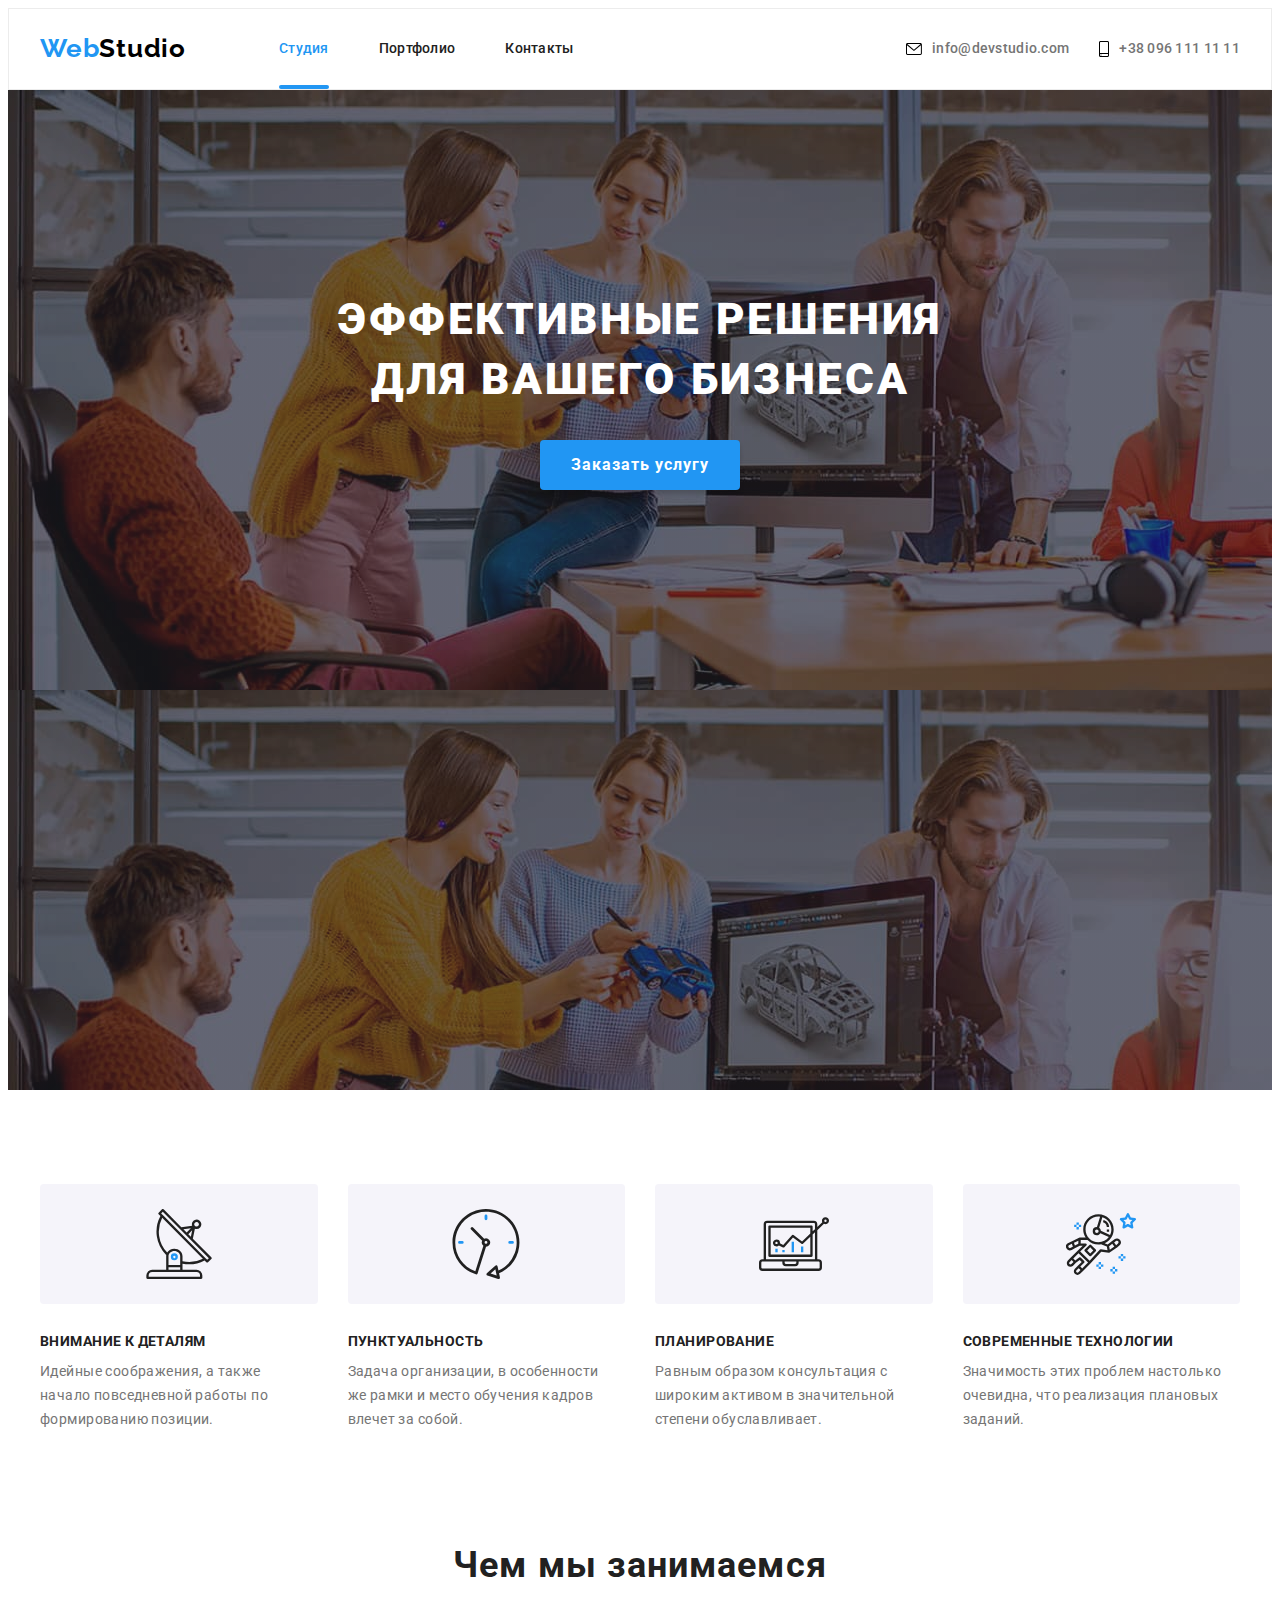
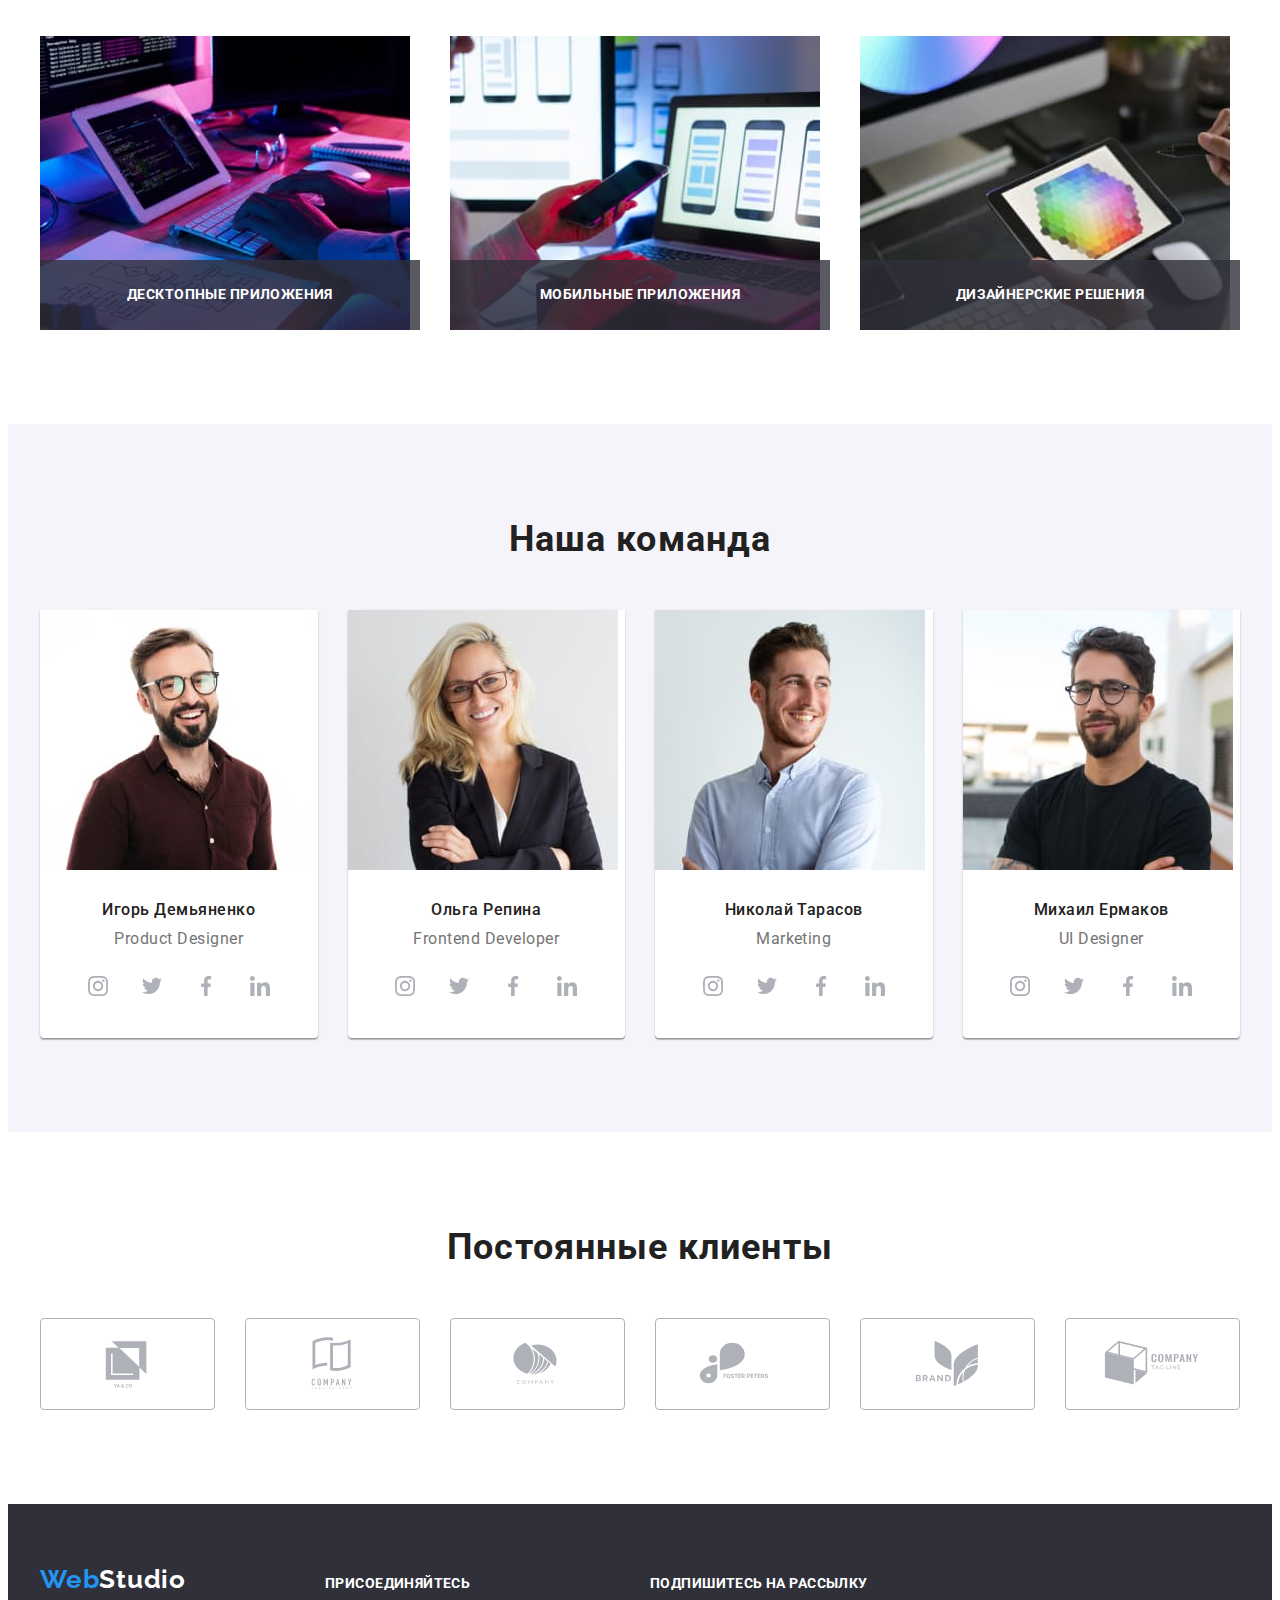
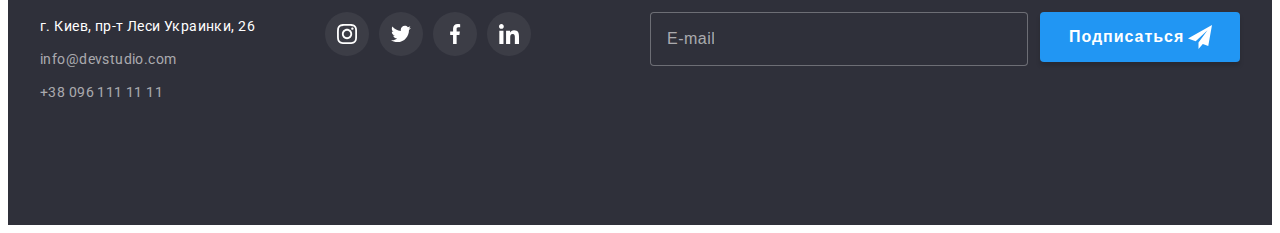
<file: index.html>
<!DOCTYPE html>
<html lang="ru">
  <head>
    <meta charset="UTF-8" />
    <meta http-equiv="X-UA-Compatible" content="IE=edge" />
    <meta name="viewport" content="width=device-width, initial-scale=1.0" />
    <title>Studio</title>
    <link
      rel="stylesheet"
      href="https://cdnjs.cloudflare.com/ajax/libs/modern-normalize/1.1.0/modern-normalize.min.css"
      integrity="sha512-wpPYUAdjBVSE4KJnH1VR1HeZfpl1ub8YT/NKx4PuQ5NmX2tKuGu6U/JRp5y+Y8XG2tV+wKQpNHVUX03MfMFn9Q=="
      crossorigin="anonymous"
      referrerpolicy="no-referrer"
    />
    <link
      href="https://fonts.googleapis.com/css2?family=Raleway:wght@700&family=Roboto:wght@400;500;700;900&display=swap"
      rel="stylesheet"
    />
    <link rel="stylesheet" href="./css/main.min.css" />
  </head>

  <body>
    <!-- Заполняем шапку сайта -->
    <header class="header">
      <div class="container container--header">
        <nav class="nav">
          <a lang="en" class="logo link header__logo" href=""
            ><span lang="en" class="logo__web">Web</span>Studio</a
          >

          <ul class="nav__list list">
            <li class="nav__studio-item">
              <a
                class="nav__studio-link link nav__studio-link--current"
                href="./index.html"
                >Студия</a
              >
            </li>
            <li class="nav__portfolio-item">
              <a class="nav__portfolio-link link" href="./portfolio.html"
                >Портфолио</a
              >
            </li>
            <li class="nav__contakt-item">
              <a class="nav__contakt-link link" href="">Контакты</a>
            </li>
          </ul>
        </nav>

        <ul class="contact list">
          <li class="contact__mail-item">
            <a
              lang="en"
              class="contact__mail-link link"
              href="mailto:info@devstudio.com"
            >
              <svg class="contact__icon-envelope" width="16" height="12">
                <use href="./images/symbol-defs.svg#icon-envelope"></use>
              </svg>
              <span class="contact__mail-text">info@devstudio.com </span>
            </a>
          </li>
          <li class="contact__tel-item">
            <a class="contact__tel-link link" href="tel:+380961111111">
              <svg class="contact__icon-smartphone" width="10" height="16">
                <use href="./images/symbol-defs.svg#icon-smartphone"></use>
              </svg>
              <span class="contact__tel-number">+38 096 111 11 11</span>
            </a>
          </li>
        </ul>
        <div class="menu-mob-all">
          <button
            type="button"
            class="btn-mob-menu"
            aria-expanded="false"
            aria-controls="menu-container"
            data-menu-button
          >
            <svg
              class="btn-mob-menu-icon"
              width="40"
              height="40"
              aria-label="Переключатель мобильного меню"
            >
              <use
                class="icon-mob-close"
                href="./images/symbol-defs-mob.svg#icon-icon-mob-close"
              ></use>
              <use
                class="icon-mob-menu"
                href="./images/symbol-defs-mob.svg#icon-icon-mob-menu"
              ></use>
            </svg>
          </button>
          <div class="menu-container" id="menu-container" data-menu>
            <div class="menu-all">
              <ul class="menu__list list">
                <li class="menu__studio-item">
                  <a
                    class="menu__studio-link link menu__studio-link--current"
                    href="./index.html"
                    >Студия</a
                  >
                </li>
                <li class="menu__portfolio-item">
                  <a class="menu__portfolio-link link" href="./portfolio.html"
                    >Портфолио</a
                  >
                </li>
                <li class="menu__contakt-item">
                  <a class="menu__contakt-link link" href="">Контакты</a>
                </li>
              </ul>
              <div class="menu-bottom">
                <ul class="menu-contact list">
                  <li class="menu-contact__tel-item">
                    <a
                      class="menu-contact__tel-link link"
                      href="tel:+380961111111"
                    >
                      +38 096 111 11 11
                    </a>
                  </li>
                  <li class="menu-contact__mail-item">
                    <a
                      lang="en"
                      class="menu-contact__mail-link link"
                      href="mailto:info@devstudio.com"
                    >
                      info@devstudio.com
                    </a>
                  </li>
                </ul>
                <div class="menu-social">
                  <ul class="menu-social-list list">
                    <li class="menu-social-item">
                      <a class="menu-social-link link" href="">Instagram</a>
                    </li>
                    <li class="menu-social-item">
                      <a class="menu-social-link link separator" href=""
                        >Twitter</a
                      >
                    </li>
                    <li class="menu-social-item">
                      <a class="menu-social-link link separator" href=""
                        >Facebook</a
                      >
                    </li>
                    <li class="menu-social-item">
                      <a class="menu-social-link link separator" href=""
                        >LinkedIn</a
                      >
                    </li>
                  </ul>
                </div>
              </div>
            </div>
          </div>
        </div>
      </div>
    </header>
    <!-- Основная часть -->
    <main>
      <section class="hero hero--overlay">
        <div class="container hero__container">
          <h1 class="hero__name">Эффективные решения для вашего бизнеса</h1>
          <button data-modal-open class="hero__btn" type="button">
            Заказать услугу
          </button>
        </div>
      </section>
      <!-- Секция Наши особенности -->
      <section class="peculiarities">
        <div class="container peculiarities__container">
          <h2 hidden>Нашы особенности</h2>
          <ul class="peculiarities__list list">
            <li class="peculiarities__item peculiarities__item--icon-antena">
              <h3 class="peculiarities__title">Внимание к деталям</h3>
              <p class="peculiarities__text">
                Идейные соображения, а также начало повседневной работы по
                формированию позиции.
              </p>
            </li>

            <li class="peculiarities__item peculiarities__item--icon-clock">
              <h3 class="peculiarities__title">Пунктуальность</h3>
              <p class="peculiarities__text">
                Задача организации, в особенности же рамки и место обучения
                кадров влечет за собой.
              </p>
            </li>

            <li class="peculiarities__item peculiarities__item--icon-diagram">
              <h3 class="peculiarities__title">Планирование</h3>
              <p class="peculiarities__text">
                Равным образом консультация с широким активом в значительной
                степени обуславливает.
              </p>
            </li>

            <li class="peculiarities__item peculiarities__item--icon-astronaut">
              <h3 class="peculiarities__title">Современные технологии</h3>
              <p class="peculiarities__text">
                Значимость этих проблем настолько очевидна, что реализация
                плановых заданий.
              </p>
            </li>
          </ul>
        </div>
      </section>
      <!-- Секция Чем мы занимаемся  -->
      <section class="work">
        <div class="container work__container">
          <h2 class="work__title">Чем мы занимаемся</h2>
          <ul class="work__list list">
            <li class="work__item">
              <img
                src="./images/img_pc.jpg"
                alt="Веб проект для ПК"
                width="370"
                height="270"
              />
              <div class="work__overlay">
                <p class="work__text">Десктопные приложения</p>
              </div>
            </li>
            <li class="work__item">
              <img
                src="./images/img_tel.jpg"
                alt="Веб проект для Телефона"
                width="370"
                height="270"
              />
              <div class="work__overlay">
                <p class="work__text">Мобильные приложения</p>
              </div>
            </li>
            <li class="work__item">
              <img
                src="./images/img_plansh.jpg"
                alt="Веб проект для Планшета"
                width="370"
                height="270"
              />
              <div class="work__overlay">
                <p class="work__text">Дизайнерские решения</p>
              </div>
            </li>
          </ul>
        </div>
      </section>
      <!-- Секция Наша команда -->
      <section class="team">
        <div class="container team__container">
          <h2 class="team__title">Наша команда</h2>
          <ul class="team__list list">
            <li class="team__item">
              <img
                srcset="
                  ./images/team-desktop/igor_demynenko_desk-270.jpg 270w,
                  ./images/team-desktop/igor_demynenko_desk-540.jpg 540w,
                  ./images/team-tablet/igor_demynenko_tabl-354.jpg  354w,
                  ./images/team-tablet/igor_demynenko_tabl-708.jpg  708w,
                  ./images/team-mobil/igor_demynenko_mob-450.jpg    450w,
                  ./images/team-mobil/igor_demynenko_mob-900.jpg    900w
                "
                src="./images/team-desktop/igor_demynenko_desk-270.jpg"
                alt="Игорь Демьяненко"
                sizes="(min-width: 1200px) 270px, 
                       (min-width: 768px) 354px,
                       450px"
              />
              <div class="team__member">
                <h3 class="team__name">Игорь Демьяненко</h3>
                <p class="team__position" lang="en">Product Designer</p>

                <ul class="member-cocial list">
                  <li class="member-cocial__item">
                    <a href="" class="member-cocial__link link">
                      <svg class="member-cocial__icon" width="20" height="20">
                        <use
                          href="./images/symbol-defs.svg#icon-instagram-1-1"
                        ></use>
                      </svg>
                    </a>
                  </li>
                  <li class="member-cocial__item">
                    <a href="" class="member-cocial__link link">
                      <svg class="member-cocial__icon" width="20" height="20">
                        <use
                          href="./images/symbol-defs.svg#icon-twitter-1-1"
                        ></use>
                      </svg>
                    </a>
                  </li>
                  <li class="member-cocial__item">
                    <a href="" class="member-cocial__link link">
                      <svg class="member-cocial__icon" width="20" height="20">
                        <use
                          href="./images/symbol-defs.svg#icon-facebook-1-1"
                        ></use>
                      </svg>
                    </a>
                  </li>
                  <li class="member-cocial__item">
                    <a href="" class="member-cocial__link link">
                      <svg class="member-cocial__icon" width="20" height="20">
                        <use
                          href="./images/symbol-defs.svg#icon-linkedin-1-1"
                        ></use>
                      </svg>
                    </a>
                  </li>
                </ul>
              </div>
            </li>

            <li class="team__item">
              <img
                srcset="
                  ./images/team-desktop/olga_repina_desk-270.jpg 270w,
                  ./images/team-desktop/olga_repina_desk-540.jpg 540w,
                  ./images/team-tablet/olga_repina_tabl-354.jpg  354w,
                  ./images/team-tablet/olga_repina_tabl-708.jpg  708w,
                  ./images/team-mobil/olga_repina_mob-450.jpg    450w,
                  ./images/team-mobil/olga_repina_mob-900.jpg    900w
                "
                src="./images/team-desktop/olga_repina_desk-270.jpg"
                alt="Ольга Репина"
                sizes="(min-width: 1200px) 270px, 
                       (min-width: 768px) 354px,
                       450px"
              />
              <div class="team__member">
                <h3 class="team__name">Ольга Репина</h3>
                <p class="team__position" lang="en">Frontend Developer</p>

                <ul class="member-cocial list">
                  <li class="member-cocial__item">
                    <a href="" class="member-cocial__link link">
                      <svg class="member-cocial__icon" width="20" height="20">
                        <use
                          href="./images/symbol-defs.svg#icon-instagram-1-1"
                        ></use>
                      </svg>
                    </a>
                  </li>
                  <li class="member-cocial__item">
                    <a href="" class="member-cocial__link link">
                      <svg class="member-cocial__icon" width="20" height="20">
                        <use
                          href="./images/symbol-defs.svg#icon-twitter-1-1"
                        ></use>
                      </svg>
                    </a>
                  </li>
                  <li class="member-cocial__item">
                    <a href="" class="member-cocial__link link">
                      <svg class="member-cocial__icon" width="20" height="20">
                        <use
                          href="./images/symbol-defs.svg#icon-facebook-1-1"
                        ></use>
                      </svg>
                    </a>
                  </li>
                  <li class="member-cocial__item">
                    <a href="" class="member-cocial__link link">
                      <svg class="member-cocial__icon" width="20" height="20">
                        <use
                          href="./images/symbol-defs.svg#icon-linkedin-1-1"
                        ></use>
                      </svg>
                    </a>
                  </li>
                </ul>
              </div>
            </li>
            <li class="team__item">
              <img
                srcset="
                  ./images/team-desktop/nikola_tarasov_desk-270.jpg 270w,
                  ./images/team-desktop/nikola_tarasov_desk-540.jpg 540w,
                  ./images/team-tablet/nikola_tarasov_tabl-354.jpg  354w,
                  ./images/team-tablet/nikola_tarasov_tabl-708.jpg  708w,
                  ./images/team-mobil/nikola_tarasov-mob-450.jpg    450w,
                  ./images/team-mobil/nikola_tarasov_mob-900.jpg    900w
                "
                src="./images/team-desktop/nikola_tarasov_desk-270.jpg"
                alt="Николай Тарасов"
                sizes="(min-width: 1200px) 270px, 
                       (min-width: 768px) 354px,
                       450px"
              />
              <div class="team__member">
                <h3 class="team__name">Николай Тарасов</h3>
                <p class="team__position" lang="en">Marketing</p>

                <ul class="member-cocial list">
                  <li class="member-cocial__item">
                    <a href="" class="member-cocial__link link">
                      <svg class="member-cocial__icon" width="20" height="20">
                        <use
                          href="./images/symbol-defs.svg#icon-instagram-1-1"
                        ></use>
                      </svg>
                    </a>
                  </li>
                  <li class="member-cocial__item">
                    <a href="" class="member-cocial__link link">
                      <svg class="member-cocial__icon" width="20" height="20">
                        <use
                          href="./images/symbol-defs.svg#icon-twitter-1-1"
                        ></use>
                      </svg>
                    </a>
                  </li>
                  <li class="member-cocial__item">
                    <a href="" class="member-cocial__link link">
                      <svg class="member-cocial__icon" width="20" height="20">
                        <use
                          href="./images/symbol-defs.svg#icon-facebook-1-1"
                        ></use>
                      </svg>
                    </a>
                  </li>
                  <li class="member-cocial__item">
                    <a href="" class="member-cocial__link link">
                      <svg class="member-cocial__icon" width="20" height="20">
                        <use
                          href="./images/symbol-defs.svg#icon-linkedin-1-1"
                        ></use>
                      </svg>
                    </a>
                  </li>
                </ul>
              </div>
            </li>
            <li class="team__item">
              <img
                srcset="
                  ./images/team-desktop/mihail_ermakov_desk-270.jpg 270w,
                  ./images/team-desktop/mihail_ermakov_desk-540.jpg 540w,
                  ./images/team-tablet/mihail_ermakov_tabl-354.jpg  354w,
                  ./images/team-tablet/mihail_ermakov_tabl-708.jpg  708w,
                  ./images/team-mobil/mihail_ermakov_mob-450.jpg    450w,
                  ./images/team-mobil/mihail_ermakov_mob-900.jpg    900w
                "
                src="./images/team-desktop/mihail_ermakov_desk-270.jpg"
                alt="Михаил Ермаков"
                sizes="(min-width: 1200px) 270px, 
                       (min-width: 768px) 354px,
                       450px"
              />
              <div class="team__member">
                <h3 class="team__name">Михаил Ермаков</h3>
                <p class="team__position" lang="en">UI Designer</p>

                <ul class="member-cocial list">
                  <li class="member-cocial__item">
                    <a href="" class="member-cocial__link link">
                      <svg class="member-cocial__icon" width="20" height="20">
                        <use
                          href="./images/symbol-defs.svg#icon-instagram-1-1"
                        ></use>
                      </svg>
                    </a>
                  </li>
                  <li class="member-cocial__item">
                    <a href="" class="member-cocial__link link">
                      <svg class="member-cocial__icon" width="20" height="20">
                        <use
                          href="./images/symbol-defs.svg#icon-twitter-1-1"
                        ></use>
                      </svg>
                    </a>
                  </li>
                  <li class="member-cocial__item">
                    <a href="" class="member-cocial__link link">
                      <svg class="member-cocial__icon" width="20" height="20">
                        <use
                          href="./images/symbol-defs.svg#icon-facebook-1-1"
                        ></use>
                      </svg>
                    </a>
                  </li>
                  <li class="member-cocial__item">
                    <a href="" class="member-cocial__link link">
                      <svg class="member-cocial__icon" width="20" height="20">
                        <use
                          href="./images/symbol-defs.svg#icon-linkedin-1-1"
                        ></use>
                      </svg>
                    </a>
                  </li>
                </ul>
              </div>
            </li>
          </ul>
        </div>
      </section>

      <!-- Секция Постоянные клиенты -->
      <section class="clients">
        <div class="container clients__container">
          <h3 class="clients__title">Постоянные клиенты</h3>
          <ul class="client-logo clients__client-logo list">
            <li class="client-logo__item">
              <a href="" class="client-logo__link link">
                <svg class="client-logo__icon" width="106" height="60">
                  <use href="./images/symbol-defs.svg#icon-Logo-1-1"></use>
                </svg>
              </a>
            </li>
            <li class="client-logo__item">
              <a href="" class="client-logo__link link">
                <svg class="client-logo__icon" width="106" height="60">
                  <use href="./images/symbol-defs.svg#icon-Logo-2-1"></use>
                </svg>
              </a>
            </li>
            <li class="client-logo__item">
              <a href="" class="client-logo__link link">
                <svg class="client-logo__icon" width="106" height="60">
                  <use href="./images/symbol-defs.svg#icon-Logo-3-1"></use>
                </svg>
              </a>
            </li>
            <li class="client-logo__item">
              <a href="" class="client-logo__link link">
                <svg class="client-logo__icon" width="106" height="60">
                  <use href="./images/symbol-defs.svg#icon-Logo-4-1"></use>
                </svg>
              </a>
            </li>
            <li class="client-logo__item">
              <a href="" class="client-logo__link link">
                <svg class="client-logo__icon" width="106" height="60">
                  <use href="./images/symbol-defs.svg#icon-Logo-5-1"></use>
                </svg>
              </a>
            </li>
            <li class="client-logo__item">
              <a href="" class="client-logo__link link">
                <svg class="client-logo__icon" width="106" height="60">
                  <use href="./images/symbol-defs.svg#icon-Logo-6-1"></use>
                </svg>
              </a>
            </li>
          </ul>
        </div>
      </section>
    </main>
    <!-- Наполняем подвал -->
    <footer class="footer">
      <div class="container container--footer">
        <div class="footer-address-cocial">
          <div class="footer__conect">
            <a lang="en" class="logo footer__logo link" href=""
              ><span class="logo__web">Web</span>Studio</a
            >
            <address class="address footer__address">
              <ul class="address__list list">
                <li class="address__text">г. Киев, пр-т Леси Украинки, 26</li>
                <li class="address__mail">
                  <a
                    lang="en"
                    class="address__mail-link link"
                    href="mailto:info@devstudio.com"
                    >info@devstudio.com</a
                  >
                </li>
                <li class="address__tel">
                  <a class="address__tel-link link" href="tel:+380961111111"
                    >+38 096 111 11 11</a
                  >
                </li>
              </ul>
            </address>
          </div>
          <div class="cocial-address footer__cocial-address">
            <p class="cocial-address__title">ПРИСОЕДИНЯЙТЕСЬ</p>
            <ul class="cocial-address__list list">
              <li class="cocial-address__item list">
                <a href="" class="cocial-address__link link">
                  <svg class="cocial-address__icon" width="20" height="20">
                    <use
                      href="./images/symbol-defs.svg#icon-instagram-1-1"
                    ></use>
                  </svg>
                </a>
              </li>
              <li class="cocial-address__item list">
                <a href="" class="cocial-address__link link">
                  <svg class="cocial-address__icon" width="20" height="20">
                    <use href="./images/symbol-defs.svg#icon-twitter-1-1"></use>
                  </svg>
                </a>
              </li>
              <li class="cocial-address__item list">
                <a href="" class="cocial-address__link link">
                  <svg class="cocial-address__icon" width="20" height="20">
                    <use
                      href="./images/symbol-defs.svg#icon-facebook-1-1"
                    ></use>
                  </svg>
                </a>
              </li>
              <li class="cocial-address__item list">
                <a href="" class="cocial-address__link link">
                  <svg class="cocial-address__icon" width="20" height="20">
                    <use
                      href="./images/symbol-defs.svg#icon-linkedin-1-1"
                    ></use>
                  </svg>
                </a>
              </li>
            </ul>
          </div>
        </div>
        <div class="subscription footer__subscription">
          <p class="subscription__text">Подпишитесь на рассылку</p>
          <form>
            <div class="subscription__client">
              <label for="user-email" class="subscription__label"></label>
              <input
                class="subscription__input-email"
                type="email"
                name="email"
                id="user-email"
                placeholder="E-mail"
                required
              />
              <button class="subscription__btn" type="submit">
                <span class="subscription__btn-text">Подписаться</span>
                <svg class="subscription__btn-icon" width="24" height="24">
                  <use href="./images/icons.svg#icon-icon-send"></use>
                </svg>
              </button>
            </div>
          </form>
        </div>
      </div>
    </footer>

    <div class="backdrop is-hidden" data-modal>
      <div class="modal">
        <button data-modal-close class="modal__button-close">
          <svg class="modal__close-icon" width="18" height="18">
            <use href="./images/symbol-defs.svg#icon-close-black-x"></use>
          </svg>
        </button>
        <p class="modal__text">Оставьте свои данные, мы вам перезвоним</p>
        <form class="modal-form">
          <div class="modal-form__input-data">
            <label class="modal-form__label-item" for="modal-person">Имя</label>
            <input
              class="modal-form__input-item"
              type="text"
              name="name"
              id="modal-person"
              required
              minlength="3"
            />
            <svg class="modal-form__icon" width="18" height="18">
              <use href="./images/icons.svg#icon-person-black-18dp-1"></use>
            </svg>
          </div>
          <div class="modal-form__input-data">
            <label class="modal-form__label-item" for="modal-phone"
              >Телефон</label
            >
            <input
              class="modal-form__input-item"
              type="text"
              name="phon"
              id="modal-phone"
              required
              minlength="7"
            />
            <svg class="modal-form__icon" width="18" height="18">
              <use href="./images/icons.svg#icon-phone-black-18dp-1"></use>
            </svg>
          </div>
          <div class="modal-form__input-data">
            <label class="modal-form__label-item" for="modal-email"
              >Почта</label
            >
            <input
              class="modal-form__input-item"
              type="text"
              name="email"
              id="modal-email"
              required
              minlength="7"
            />
            <svg class="modal-form__icon" width="18" height="18">
              <use href="./images/icons.svg#icon-email-black-18dp-1"></use>
            </svg>
          </div>
          <div class="modal-form__input-data modal-form__input-data--coment">
            <label class="modal-form__label-item" for="modal-coment"
              >Комментарий</label
            >
            <textarea
              class="modal-form__input-item modal-form__input-item--coment"
              name="feedback"
              id="modal-coment"
              placeholder="Введите текст"
            ></textarea>
          </div>
          <div class="modal-form__checkbox">
            <label class="modal-form__checkbox-item">
              <input
                class="modal-form__check-input"
                type="checkbox"
                name="agree"
                value="agree"
              />
              Соглашаюсь с рассылкой и принимаю
              <a class="modal-form__dogovor-link" href="">Условия договора</a>
              <svg class="modal-form__check-icon" width="16" height="15">
                <use href="./images/icons.svg#icon-Vector"></use>
              </svg>
            </label>
          </div>
          <button class="modal-form__send-btn" type="submit">Отправить</button>
        </form>
      </div>
    </div>

    <script src="./js/modal.js"></script>
    <script src="./js/menu.js"></script>
  </body>
</html>
</file>
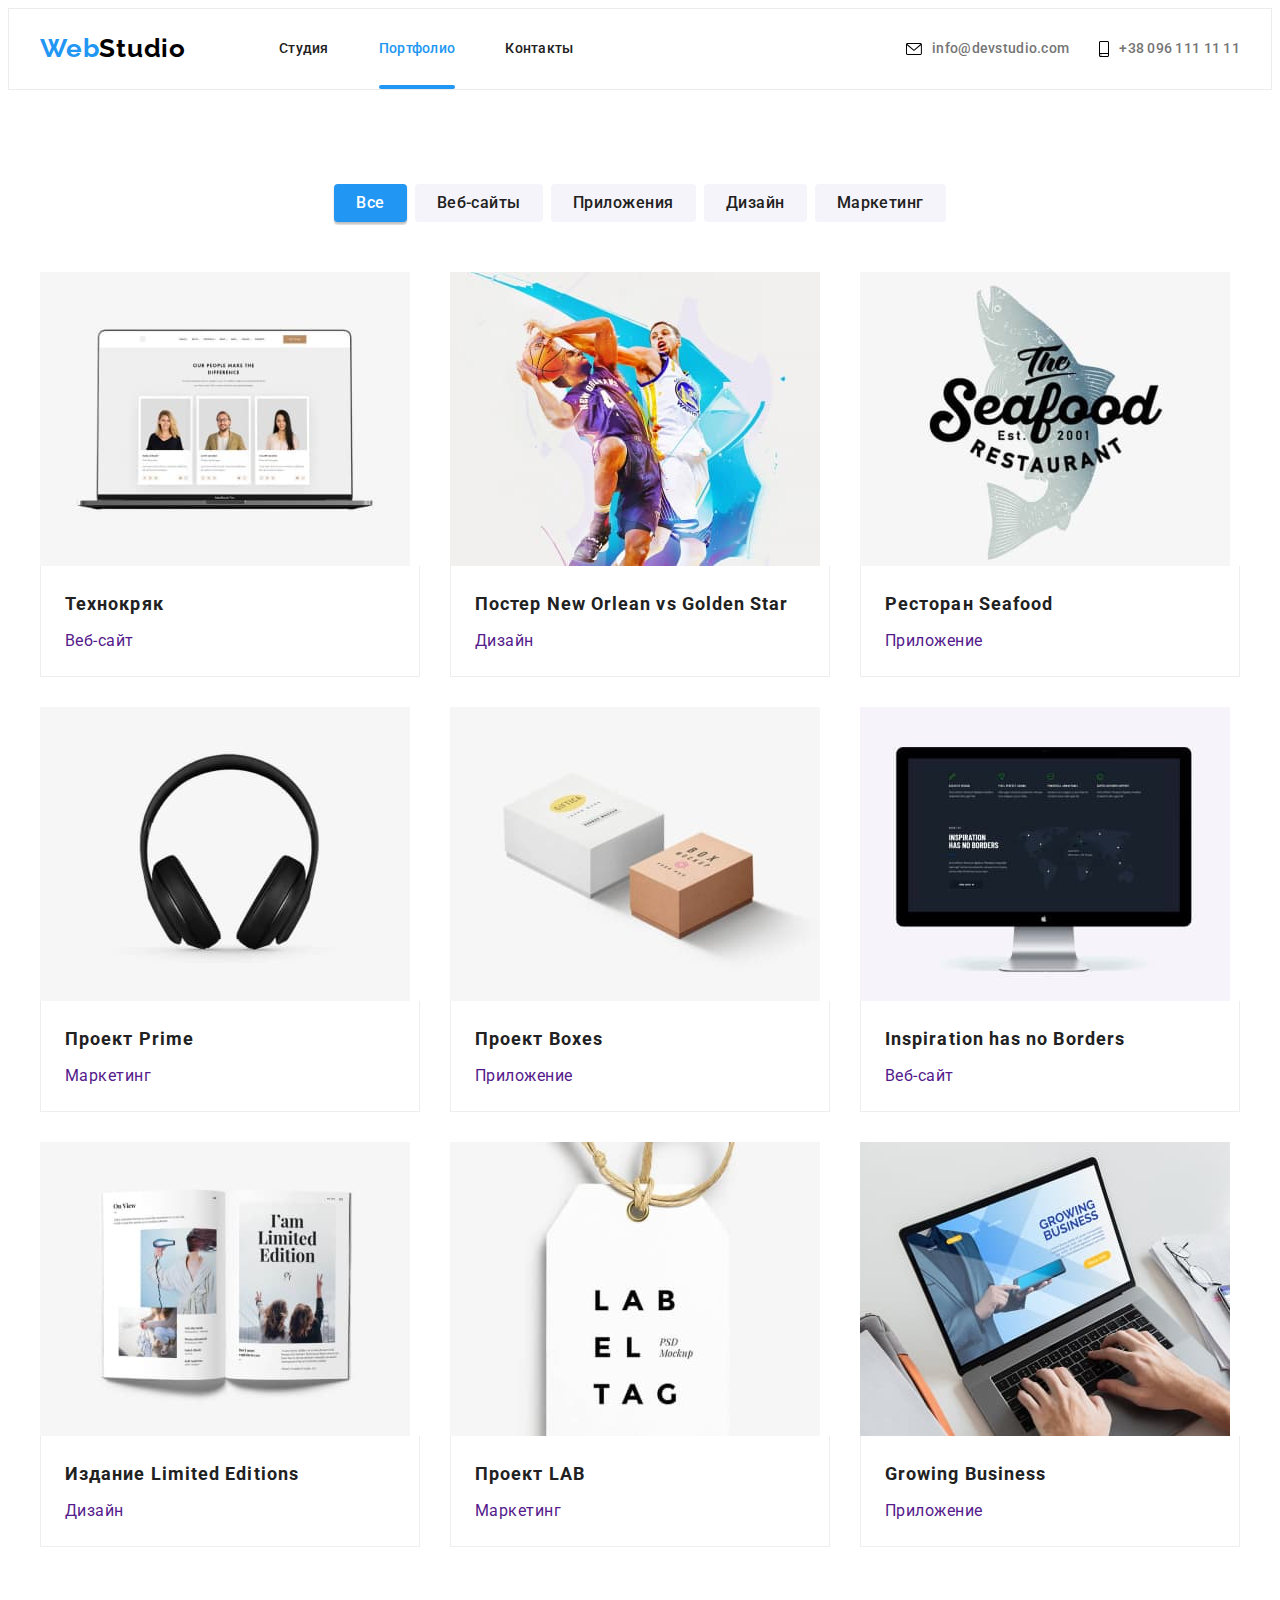
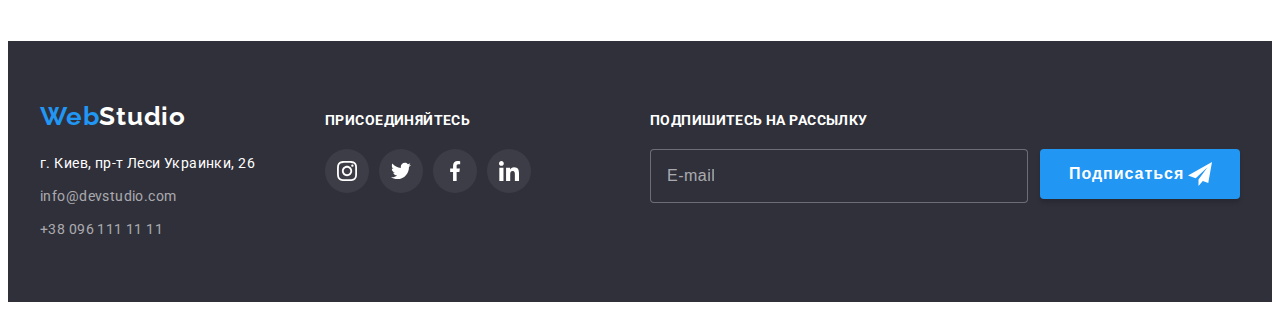
<file: portfolio.html>
<!DOCTYPE html>
<html lang="ru">
  <head>
    <meta charset="UTF-8" />
    <meta http-equiv="X-UA-Compatible" content="IE=edge" />
    <meta name="viewport" content="width=device-width, initial-scale=1.0" />
    <title>Portfolio</title>
    <link
      rel="stylesheet"
      href="https://cdnjs.cloudflare.com/ajax/libs/modern-normalize/1.1.0/modern-normalize.min.css"
      integrity="sha512-wpPYUAdjBVSE4KJnH1VR1HeZfpl1ub8YT/NKx4PuQ5NmX2tKuGu6U/JRp5y+Y8XG2tV+wKQpNHVUX03MfMFn9Q=="
      crossorigin="anonymous"
      referrerpolicy="no-referrer"
    />
    <link
      href="https://fonts.googleapis.com/css2?family=Raleway:wght@700&family=Roboto:wght@400;500;700;900&display=swap"
      rel="stylesheet"
    />
    <link rel="stylesheet" href="./css/main.min.css" />
  </head>

  <body>
    <header class="header">
      <div class="container container--header">
        <nav class="nav">
          <a lang="en" class="logo link header__logo" href=""
            ><span lang="en" class="logo__web">Web</span>Studio</a
          >

          <ul class="nav__list list">
            <li class="nav__studio-item">
              <a
                class="nav__studio-link link"
                href="./index.html"
                >Студия</a
              >
            </li>
            <li class="nav__portfolio-item">
              <a class="nav__portfolio-link link nav__portfolio-link--current"
                 href="./portfolio.html"
                >Портфолио</a
              >
            </li>
            <li class="nav__contakt-item">
              <a class="nav__contakt-link link" href="">Контакты</a>
            </li>
          </ul>
        </nav>

        <ul class="contact list">
          <li class="contact__mail-item">
            <a
              lang="en"
              class="contact__mail-link link"
              href="mailto:info@devstudio.com"
            >
              <svg class="contact__icon-envelope" width="16" height="12">
                <use href="./images/symbol-defs.svg#icon-envelope"></use>
              </svg>
              <span class="contact__mail-text">info@devstudio.com </span>
            </a>
          </li>
          <li class="contact__tel-item">
            <a class="contact__tel-link link" href="tel:+380961111111">
              <svg class="contact__icon-smartphone" width="10" height="16">
                <use href="./images/symbol-defs.svg#icon-smartphone"></use>
              </svg>
              <span class="contact__tel-number">+38 096 111 11 11</span>
            </a>
          </li>
        </ul>

        <button
          type="button"
          class="btn-mob-menu"
          aria-expanded="false"
          aria-controls="menu-container"
          data-menu-button
        >
          <svg
            class="btn-mob-menu-icon"
            width="40"
            height="40"
            aria-label="Переключатель мобильного меню"
          >
            <use
              class="icon-mob-close"
              href="./images/symbol-defs-mob.svg#icon-icon-mob-close"
            ></use>
            <use
              class="icon-mob-menu"
              href="./images/symbol-defs-mob.svg#icon-icon-mob-menu"
            ></use>
          </svg>
        </button>
        <div class="menu-container" id="menu-container" data-menu>
          <div class="menu-all">
            <ul class="menu__list list">
              <li class="menu__studio-item">
                <a
                  class="menu__studio-link link"
                  href="./index.html"
                  >Студия</a
                >
              </li>
              <li class="menu__portfolio-item">
                <a class="menu__portfolio-link link menu__portfolio-link--current" href="./portfolio.html"
                  >Портфолио</a
                >
              </li>
              <li class="menu__contakt-item">
                <a class="menu__contakt-link link" href="">Контакты</a>
              </li>
            </ul>
            <div class="menu-bottom">
              <ul class="menu-contact list">
                <li class="menu-contact__tel-item">
                  <a
                    class="menu-contact__tel-link link"
                    href="tel:+380961111111"
                  >
                    +38 096 111 11 11
                  </a>
                </li>
                <li class="menu-contact__mail-item">
                  <a
                    lang="en"
                    class="menu-contact__mail-link link"
                    href="mailto:info@devstudio.com"
                  >
                    info@devstudio.com
                  </a>
                </li>
              </ul>
              <div class="menu-social">
                <ul class="menu-social-list list">
                  <li class="menu-social-item">
                    <a class="menu-social-link link" href="">Instagram</a>
                  </li>
                  <li class="menu-social-item">
                    <a class="menu-social-link link separator" href=""
                      >Twitter</a
                    >
                  </li>
                  <li class="menu-social-item">
                    <a class="menu-social-link link separator" href=""
                      >Facebook</a
                    >
                  </li>
                  <li class="menu-social-item">
                    <a class="menu-social-link link separator" href=""
                      >LinkedIn</a
                    >
                  </li>
                </ul>
              </div>
            </div>
          </div>
        </div>
      </div>
    </header>

    <main>
      <!--Это секция кнопок и изображений для портфолио  -->
      <section class="portfolio">
        <div class="container portfolio__container">
          <h2 hidden>Наши работы</h2>
          <!-- Это список кнопок -->
          <ul class="filter portfolio__filter list">
            <li class="filter__item">
              <button class="filter__btn filter__btn--current" type="button">
                Все
              </button>
            </li>
            <li class="filter__item">
              <button class="filter__btn" type="button">Веб-сайты</button>
            </li>
            <li class="filter__item">
              <button class="filter__btn" type="button">Приложения</button>
            </li>
            <li class="filter__item">
              <button class="filter__btn" type="button">Дизайн</button>
            </li>
            <li class="filter__item">
              <button class="filter__btn" type="button">Маркетинг</button>
            </li>
          </ul>
          <!--Это список изображений -->
          <ul class="projeсt portfolio__projeсt list">
            <li class="project__item">
              <a href="" class="project__link link">
                <div class="project__image">
                  <picture>
                    <source
                      srcset="
                        ./images/portfolio-desktop/projekt_1_des-370.jpg 1x,
                        ./images/portfolio-desktop/projekt_1_des-740.jpg 2x
                      "
                      media="(min-width: 1200px)"
                    />
                    <source
                      srcset="
                        ./images/portfolio-tablet/projekt_1_tab-354.jpg 1x,
                        ./images/portfolio-tablet/projekt_1_tab-708.jpg 2x
                      "
                      media="(min-width: 768px)"
                    />
                    <source
                      srcset="
                        ./images/portfolio-mobil/projekt_1_mob-450.jpg 1x,
                        ./images/portfolio-mobil/projekt_1_mob-900.jpg 2x
                      "
                      media="(max-width: 767px)"
                    />
                    <img
                      src="./images/portfolio-tablet/projekt_1_tab-354.jpg"
                      alt="Веб-сайт Технокряк"
                    />
                  </picture>
                  <div class="project__overlay">
                    <p class="project__overlay-text">
                      Ресурс предлагает комплексные предложения с разным уровнем
                      функционала и сервисов. Все это позволит посетителю
                      получить исчерпывающие сведения о компании или частном
                      лице.
                    </p>
                  </div>
                </div>
                <div class="project__bottom-card">
                  <h3 class="projeсt__name">Технокряк</h3>
                  <p class="projeсt__product">Веб-сайт</p>
                </div>
              </a>
            </li>
            <li class="project__item">
              <a href="" class="project__link link">
                <div class="project__image">
                  <picture>
                    <source
                      srcset="
                        ./images/portfolio-desktop/projekt_2_des-370.jpg 1x,
                        ./images/portfolio-desktop/projekt_2_des-740.jpg 2x
                      "
                      media="(min-width: 1200px)"
                    />
                    <source
                      srcset="
                        ./images/portfolio-tablet/projekt_2_tab-354.jpg 1x,
                        ./images/portfolio-tablet/projekt_2_tab-708.jpg 2x
                      "
                      media="(min-width: 768px)"
                    />
                    <source
                      srcset="
                        ./images/portfolio-mobil/projekt_2_mob-450.jpg 1x,
                        ./images/portfolio-mobil/projekt_2_mob-900.jpg 2x
                      "
                      media="(max-width: 767px)"
                    />
                    <img
                      src="./images/portfolio-tablet/projekt_2_tab-354.jpg"
                      alt="Дизайн"
                    />
                  </picture>
                  <div class="project__overlay">
                    <p class="project__overlay-text">
                      Ресурс предлагает комплексные предложения с разным уровнем
                      функционала и сервисов. Все это позволит посетителю
                      получить исчерпывающие сведения о компании или частном
                      лице.
                    </p>
                  </div>
                </div>
                <div class="project__bottom-card">
                  <h3 class="projeсt__name">
                    Постер New Orlean vs Golden Star
                  </h3>
                  <p class="projeсt__product">Дизайн</p>
                </div>
              </a>
            </li>
            <li class="project__item">
              <a href="" class="project__link link">
                <div class="project__image">
                  <picture>
                    <source
                      srcset="
                        ./images/portfolio-desktop/projekt_3_des-370.jpg 1x,
                        ./images/portfolio-desktop/projekt_3_des-740.jpg 2x
                      "
                      media="(min-width: 1200px)"
                    />
                    <source
                      srcset="
                        ./images/portfolio-tablet/projekt_3_tab-354.jpg 1x,
                        ./images/portfolio-tablet/projekt_3_tab-708.jpg 2x
                      "
                      media="(min-width: 768px)"
                    />
                    <source
                      srcset="
                        ./images/portfolio-mobil/projekt_3_mob-450.jpg 1x,
                        ./images/portfolio-mobil/projekt_3_mob-900.jpg 2x
                      "
                      media="(max-width: 767px)"
                    />
                    <img
                      src="./images/portfolio-tablet/projekt_3_tab-354.jpg"
                      alt="Приложение"
                    />
                  </picture>
                  <div class="project__overlay">
                    <p class="project__overlay-text">
                      Ресурс предлагает комплексные предложения с разным уровнем
                      функционала и сервисов. Все это позволит посетителю
                      получить исчерпывающие сведения о компании или частном
                      лице.
                    </p>
                  </div>
                </div>
                <div class="project__bottom-card">
                  <h3 class="projeсt__name">Ресторан Seafood</h3>
                  <p class="projeсt__product">Приложение</p>
                </div>
              </a>
            </li>
            <li class="project__item">
              <a href="" class="project__link link">
                <div class="project__image">
                  <picture>
                    <source
                      srcset="
                        ./images/portfolio-desktop/projekt_4_des-370.jpg 1x,
                        ./images/portfolio-desktop/projekt_4_des-740.jpg 2x
                      "
                      media="(min-width: 1200px)"
                    />
                    <source
                      srcset="
                        ./images/portfolio-tablet/projekt_4_tab-354.jpg 1x,
                        ./images/portfolio-tablet/projekt_4_tab-708.jpg 2x
                      "
                      media="(min-width: 768px)"
                    />
                    <source
                      srcset="
                        ./images/portfolio-mobil/projekt_4_mob-450.jpg 1x,
                        ./images/portfolio-mobil/projekt_4_mob-900.jpg 2x
                      "
                      media="(max-width: 767px)"
                    />
                    <img
                      src="./images/portfolio-tablet/projekt_4_tab-354.jpg"
                      alt="Маркетинг"
                    />
                  </picture>
                  <div class="project__overlay">
                    <p class="project__overlay-text">
                      Ресурс предлагает комплексные предложения с разным уровнем
                      функционала и сервисов. Все это позволит посетителю
                      получить исчерпывающие сведения о компании или частном
                      лице.
                    </p>
                  </div>
                </div>
                <div class="project__bottom-card">
                  <h3 class="projeсt__name">Проект Prime</h3>
                  <p class="projeсt__product">Маркетинг</p>
                </div>
              </a>
            </li>
            <li class="project__item">
              <a href="" class="project__link link">
                <div class="project__image">
                  <picture>
                    <source
                      srcset="
                        ./images/portfolio-desktop/projekt_5_des-370.jpg 1x,
                        ./images/portfolio-desktop/projekt_5_des-740.jpg 2x
                      "
                      media="(min-width: 1200px)"
                    />
                    <source
                      srcset="
                        ./images/portfolio-tablet/projekt_5_tab-354.jpg 1x,
                        ./images/portfolio-tablet/projekt_5_tab-708.jpg 2x
                      "
                      media="(min-width: 768px)"
                    />
                    <source
                      srcset="
                        ./images/portfolio-mobil/projekt_5_mob-450.jpg 1x,
                        ./images/portfolio-mobil/projekt_5_mob-900.jpg 2x
                      "
                      media="(max-width: 767px)"
                    />

                    <img
                      src="./images/portfolio-tablet/projekt_5_tab-354.jpg"
                      alt="Приложение"
                    />
                  </picture>
                  <div class="project__overlay">
                    <p class="project__overlay-text">
                      Ресурс предлагает комплексные предложения с разным уровнем
                      функционала и сервисов. Все это позволит посетителю
                      получить исчерпывающие сведения о компании или частном
                      лице.
                    </p>
                  </div>
                </div>
                <div class="project__bottom-card">
                  <h3 class="projeсt__name">Проект Boxes</h3>
                  <p class="projeсt__product">Приложение</p>
                </div>
              </a>
            </li>
            <li class="project__item">
              <a href="" class="project__link link">
                <div class="project__image">
                  <picture>
                    <source
                      srcset="
                        ./images/portfolio-desktop/projekt_6_des-370.jpg 1x,
                        ./images/portfolio-desktop/projekt_6_des-740.jpg 2x
                      "
                      media="(min-width: 1200px)"
                    />
                    <source
                      srcset="
                        ./images/portfolio-tablet/projekt_6_tab-354.jpg 1x,
                        ./images/portfolio-tablet/projekt_6_tab-708.jpg 2x
                      "
                      media="(min-width: 768px)"
                    />
                    <source
                      srcset="
                        ./images/portfolio-mobil/projekt_6_mob-450.jpg 1x,
                        ./images/portfolio-mobil/projekt_6_mob-900.jpg 2x
                      "
                      media="(max-width: 767px)"
                    />
                    <img
                      src="./images/portfolio-tablet/projekt_6_tab-354.jpg"
                      alt="Веб-сайт"
                    />
                  </picture>
                  <div class="project__overlay">
                    <p class="project__overlay-text">
                      Ресурс предлагает комплексные предложения с разным уровнем
                      функционала и сервисов. Все это позволит посетителю
                      получить исчерпывающие сведения о компании или частном
                      лице.
                    </p>
                  </div>
                </div>
                <div class="project__bottom-card">
                  <h3 class="projeсt__name">Inspiration has no Borders</h3>
                  <p class="projeсt__product">Веб-сайт</p>
                </div>
              </a>
            </li>
            <li class="project__item">
              <a href="" class="project__link link">
                <div class="project__image">
                  <picture>
                    <source
                      srcset="
                        ./images/portfolio-desktop/projekt_7_des-370.jpg 1x,
                        ./images/portfolio-desktop/projekt_7_des-740.jpg 2x
                      "
                      media="(min-width: 1200px)"
                    />
                    <source
                      srcset="
                        ./images/portfolio-tablet/projekt_7_tab-354.jpg 1x,
                        ./images/portfolio-tablet/projekt_7_tab-708.jpg 2x
                      "
                      media="(min-width: 768px)"
                    />
                    <source
                      srcset="
                        ./images/portfolio-mobil/projekt_7_mob-450.jpg 1x,
                        ./images/portfolio-mobil/projekt_7_mob-900.jpg 2x
                      "
                      media="(max-width: 767px)"
                    />
                    <img
                      src="./images/portfolio-tablet/projekt_7_tab-354.jpg"
                      alt="Дизайн"
                    />
                  </picture>
                  <div class="project__overlay">
                    <p class="project__overlay-text">
                      Ресурс предлагает комплексные предложения с разным уровнем
                      функционала и сервисов. Все это позволит посетителю
                      получить исчерпывающие сведения о компании или частном
                      лице.
                    </p>
                  </div>
                </div>
                <div class="project__bottom-card">
                  <h3 class="projeсt__name">Издание Limited Editions</h3>
                  <p class="projeсt__product">Дизайн</p>
                </div>
              </a>
            </li>
            <li class="project__item">
              <a href="" class="project__link link">
                <div class="project__image">
                  <picture>
                    <source
                      srcset="
                        ./images/portfolio-desktop/projekt_8_des-370.jpg 1x,
                        ./images/portfolio-desktop/projekt_8_des-740.jpg 2x
                      "
                      media="(min-width: 1200px)"
                    />
                    <source
                      srcset="
                        ./images/portfolio-tablet/projekt_8_tab-354.jpg 1x,
                        ./images/portfolio-tablet/projekt_8_tab-708.jpg 2x
                      "
                      media="(min-width: 768px)"
                    />
                    <source
                      srcset="
                        ./images/portfolio-mobil/projekt_8_mob-450.jpg 1x,
                        ./images/portfolio-mobil/projekt_8_mob-900.jpg 2x
                      "
                      media="(max-width: 767px)"
                    />
                    <img
                      src="./images/portfolio-tablet/projekt_8_tab-354.jpg"
                      alt="Маркетинг"
                    />
                  </picture>
                  <div class="project__overlay">
                    <p class="project__overlay-text">
                      Ресурс предлагает комплексные предложения с разным уровнем
                      функционала и сервисов. Все это позволит посетителю
                      получить исчерпывающие сведения о компании или частном
                      лице.
                    </p>
                  </div>
                </div>
                <div class="project__bottom-card">
                  <h3 class="projeсt__name">Проект LAB</h3>
                  <p class="projeсt__product">Маркетинг</p>
                </div>
              </a>
            </li>
            <li class="project__item">
              <a href="" class="project__link link">
                <div class="project__image">
                  <picture>
                    <source
                      srcset="
                        ./images/portfolio-desktop/projekt_9_des-370.jpg 1x,
                        ./images/portfolio-desktop/projekt_9_des-740.jpg 2x
                      "
                      media="(min-width: 1200px)"
                    />
                    <source
                      srcset="
                        ./images/portfolio-tablet/projekt_9_tab-354.jpg 1x,
                        ./images/portfolio-tablet/projekt_9_tab-708.jpg 2x
                      "
                      media="(min-width: 768px)"
                    />
                    <source
                      srcset="
                        ./images/portfolio-mobil/projekt_9_mob-450.jpg 1x,
                        ./images/portfolio-mobil/projekt_9_mob-900.jpg 2x
                      "
                      media="(max-width: 767px)"
                    />
                    <img
                      src="./images/portfolio-tablet/projekt_9_tab-354.jpg"
                      alt="Приложение"
                    />
                  </picture>
                  <div class="project__overlay">
                    <p class="project__overlay-text">
                      Ресурс предлагает комплексные предложения с разным уровнем
                      функционала и сервисов. Все это позволит посетителю
                      получить исчерпывающие сведения о компании или частном
                      лице.
                    </p>
                  </div>
                </div>
                <div class="project__bottom-card">
                  <h3 class="projeсt__name">Growing Business</h3>
                  <p class="projeсt__product">Приложение</p>
                </div>
              </a>
            </li>
          </ul>
        </div>
      </section>
    </main>

    <footer class="footer">
      <div class="container container--footer">
        <div class="footer__conect">
          <a lang="en" class="logo footer__logo link" href=""
            ><span class="logo__web">Web</span>Studio</a
          >
          <address class="address footer__address">
            <ul class="address__list list">
              <li class="address__text">г. Киев, пр-т Леси Украинки, 26</li>
              <li class="address__mail">
                <a
                  lang="en"
                  class="address__mail-link link"
                  href="mailto:info@devstudio.com"
                  >info@devstudio.com</a
                >
              </li>
              <li class="address__tel">
                <a class="address__tel-link link" href="tel:+380961111111"
                  >+38 096 111 11 11</a
                >
              </li>
            </ul>
          </address>
        </div>
        <div class="cocial-address footer__cocial-address">
          <p class="cocial-address__title">ПРИСОЕДИНЯЙТЕСЬ</p>
          <ul class="cocial-address__list list">
            <li class="cocial-address__item list">
              <a href="" class="cocial-address__link link">
                <svg class="cocial-address__icon" width="20" height="20">
                  <use href="./images/symbol-defs.svg#icon-instagram-1-1"></use>
                </svg>
              </a>
            </li>
            <li class="cocial-address__item list">
              <a href="" class="cocial-address__link link">
                <svg class="cocial-address__icon" width="20" height="20">
                  <use href="./images/symbol-defs.svg#icon-twitter-1-1"></use>
                </svg>
              </a>
            </li>
            <li class="cocial-address__item list">
              <a href="" class="cocial-address__link link">
                <svg class="cocial-address__icon" width="20" height="20">
                  <use href="./images/symbol-defs.svg#icon-facebook-1-1"></use>
                </svg>
              </a>
            </li>
            <li class="cocial-address__item list">
              <a href="" class="cocial-address__link link">
                <svg class="cocial-address__icon" width="20" height="20">
                  <use href="./images/symbol-defs.svg#icon-linkedin-1-1"></use>
                </svg>
              </a>
            </li>
          </ul>
        </div>
        <div class="subscription footer__subscription">
          <p class="subscription__text">Подпишитесь на рассылку</p>
          <form>
            <div class="subscription__client">
              <label for="user-email" class="subscription__label"></label>
              <input
                class="subscription__input-email"
                type="email"
                name="email"
                id="user-email"
                placeholder="E-mail"
                required
              />
              <button class="subscription__btn" type="submit">
                <span class="subscription__btn-text">Подписаться</span>
                <svg class="subscription__btn-icon" width="24" height="24">
                  <use href="./images/icons.svg#icon-icon-send"></use>
                </svg>
              </button>
            </div>
          </form>
        </div>
      </div>
    </footer>
    <script src="./js/menu.js"></script> 
  </body>
</html>
</file>
<file: css/main.min.css>
﻿:root{--font-family-filter: "Roboto";--brand-text-color: #757575;--accent-text-color: #212121;--logo-web-color: #2196F3;--logo-studio-color: #000;--hero-text-color: #FFF;--hero-bg-color: #2F303A;--hero-btn-bg-hover: #188CE8;--team-bg-color: #F5F4FA;--foot-text-color: rgba(255, 255, 255, 0.6);--timing-function: cubic-bezier(0.4, 0, 0.2, 1)}p,h1,h2,h3,ul{margin:0;padding:0}img{display:block;max-width:100%;height:auto}body{font-family:var(--font-family-filter);color:var(--brand-text-color);background-color:var(--hero-text-color)}body.modal-open{overflow:hidden}.link{text-decoration:none}.list{list-style:none}.container{width:100%;padding-left:15px;padding-right:15px;margin-left:auto;margin-right:auto}@media screen and (min-width: 480px){.container{width:480px}}@media screen and (min-width: 768px){.container{width:768px}}@media screen and (min-width: 1200px){.container{width:1200px}}.container--header{display:flex;align-items:center;margin-left:auto;margin-right:auto}.logo{font-family:"Raleway",sans-serif;font-style:normal;font-weight:700;font-size:24px;line-height:1.17;letter-spacing:.03em;padding-top:16px;padding-bottom:16px}@media screen and (min-width: 768px){.logo{padding-top:26px;padding-bottom:26px}}@media screen and (min-width: 1200px){.logo{font-size:26px;line-height:1.19;padding-top:24px;padding-bottom:25px}}.logo__web{color:var(--logo-web-color)}@media screen and (min-width: 768px){.menu-mob-all{display:none}}.btn-mob-menu{display:block;position:absolute;top:10px;right:15px;padding:0;border:none;background-color:rgba(0,0,0,0);z-index:2}@media screen and (min-width: 768px){.btn-mob-menu{display:none}}.btn-mob-menu .icon-mob-close{display:none}.btn-mob-menu.is-open .icon-mob-close{display:block}.btn-mob-menu.is-open .icon-mob-menu{display:none}.menu-container{position:fixed;top:0;left:0;transform:scale(0);transition:transform 500ms var(--timing-function);width:100%;height:100vh;overflow-y:auto;background-color:#fff;padding:48px 40px;text-align:start;font-size:20px;z-index:1}.menu-container.is-open{display:block;transform:scale(1)}@media screen and (min-width: 768px){.menu-container.is-open{display:none}}.menu__studio-link,.menu__portfolio-link,.menu__contakt-link{display:block;margin-bottom:32px;color:var(--accent-text-color);font-weight:500;font-size:40px;line-height:1.18;letter-spacing:.02em}.menu__studio-link--current,.menu__portfolio-link--current{color:var(--logo-web-color)}.menu__studio-link:hover,.menu__studio-link:focus{color:var(--logo-web-color)}.menu__portfolio-link:hover,.menu__portfolio-link:focus{color:var(--logo-web-color)}.menu__contakt-link:hover,.menu__contakt-link:focus{color:var(--logo-web-color)}.icon-mob-close{fill:var(--logo-studio-color);transition:fill 250ms var(--timing-function)}.icon-mob-menu{fill:var(--logo-studio-color);transition:fill 250ms var(--timing-function)}.btn-mob-menu:hover .icon-mob-close,.btn-mob-menu:focus .icon-mob-close{fill:var(--logo-web-color);cursor:pointer}.btn-mob-menu:hover .icon-mob-menu,.btn-mob-menu:focus .icon-mob-menu{fill:var(--logo-web-color);cursor:pointer}.menu-social-list{display:flex;flex-wrap:wrap}.separator{padding-left:10px;border-left:1px solid rgba(33,33,33,.2)}.menu-social-item:not(:first-child){margin-left:10px}.menu-social-link{font-weight:500;font-size:18px;line-height:1.22;letter-spacing:.02em;color:var(--logo-web-color)}.menu-contact{margin-bottom:64px}.menu-contact__tel-item{margin-bottom:32px}.menu-contact__tel-link{font-weight:500;font-size:34px;line-height:1.18;letter-spacing:.02em;color:var(--logo-web-color)}@media screen and (max-width: 479px){.menu-contact__tel-link{font-size:22px}}.menu-contact__mail-link{font-weight:500;font-size:24px;line-height:1.17;letter-spacing:.02em;color:var(--brand-text-color)}.menu-all{display:flex;flex-direction:column;justify-content:space-between;height:100%}.header__logo{color:var(--logo-studio-color)}.header{border:1px solid #ececec}.container--header{position:relative}@media screen and (max-width: 767px){.nav__list{display:none}}@media screen and (min-width: 768px){.nav__list{display:flex;margin-left:88px}}@media screen and (min-width: 1200px){.nav__list{margin-left:93px}}.nav{display:flex;align-items:center}.nav__studio-link,.nav__portfolio-link,.nav__contakt-link{display:block;padding-top:32px;padding-bottom:32px;color:var(--accent-text-color);font-weight:500;font-size:14px;line-height:1.14;letter-spacing:.02em;transition:color 250ms var(--timing-function)}.nav__portfolio-item,.nav__contakt-item{margin-left:50px}.nav__studio-link--current,.nav__portfolio-link--current{color:var(--logo-web-color);position:relative}.nav__studio-link--current::after{content:"";display:block;position:absolute;bottom:0;width:100%;height:4px;background:var(--logo-web-color);border-radius:2px}.nav__portfolio-link--current::after{content:"";display:block;position:absolute;bottom:0;width:100%;height:4px;background:var(--logo-web-color);border-radius:2px}.nav__studio-link:hover,.nav__studio-link:focus{color:var(--logo-web-color)}.nav__portfolio-link:hover,.nav__portfolio-link:focus{color:var(--logo-web-color)}.nav__contakt-link:hover,.nav__contakt-link:focus{color:var(--logo-web-color)}@media screen and (max-width: 767px){.contact{display:none}}@media screen and (min-width: 768px){.contact{margin-left:auto}}@media screen and (min-width: 1200px){.contact{display:flex;margin-left:auto;align-items:center}}@media screen and (min-width: 768px){.contact__mail-link{padding-top:21px}.contact__tel-link{padding-bottom:21px}}@media screen and (min-width: 768px){.contact__mail-link,.contact__tel-link{font-weight:500;font-size:14px;line-height:1.14;letter-spacing:.02em;color:var(--brand-text-color);transition:color 250ms var(--timing-function)}}@media screen and (min-width: 1200px){.contact__mail-link,.contact__tel-link{display:flex;align-items:center;padding-top:32px;padding-bottom:32px}}.contact__mail-text,.contact__tel-number{margin-left:10px}.contact__mail-link:hover,.contact__mail-link:focus{color:var(--logo-web-color)}.contact__tel-link:hover,.contact__tel-link:focus{color:var(--logo-web-color)}.contact__icon-envelope,.contact__icon-smartphone{transition:fill 250ms var(--timing-function)}.contact__mail-link:hover .contact__icon-envelope,.contact__mail-link:focus .contact__icon-envelope{fill:var(--logo-web-color)}.contact__tel-link:hover .contact__icon-smartphone,.contact__tel-link:focus .contact__icon-smartphone{fill:var(--logo-web-color)}@media screen and (min-width: 768px)and (max-width: 1199px){.contact__mail-item{margin-bottom:10px}}@media screen and (min-width: 1200px){.contact__tel-item{margin-left:30px}}.hero{background-color:var(--hero-bg-color);padding-top:118px;padding-bottom:118px}@media screen and (min-width: 1200px){.hero{padding-top:200px;padding-bottom:200px}}.hero--overlay{max-width:480px;height:400px;margin-left:auto;margin-right:auto;background-size:480px 400px;background-image:linear-gradient(to right, rgba(47, 48, 58, 0.4), rgba(47, 48, 58, 0.4)),url(../images/bg-hero/Hero-mob@1x.jpg)}@media(min-device-pixel-ratio: 2),(-webkit-min-device-pixel-ratio: 2),(min-resolution: 192dpi),(min-resolution: 2dppx){.hero--overlay{background-image:linear-gradient(to right, rgba(47, 48, 58, 0.4), rgba(47, 48, 58, 0.4)),url(../images/bg-hero/Hero-mob@2x.jpg)}}@media screen and (min-width: 768px){.hero--overlay{max-width:768px;background-size:768px 400px;background-image:linear-gradient(to right, rgba(47, 48, 58, 0.4), rgba(47, 48, 58, 0.4)),url(../images/bg-hero/Hero-tabl@1x.jpg)}}@media screen and (min-width: 768px)and (min-device-pixel-ratio: 2),screen and (min-width: 768px)and (-webkit-min-device-pixel-ratio: 2),screen and (min-width: 768px)and (min-resolution: 192dpi),screen and (min-width: 768px)and (min-resolution: 2dppx){.hero--overlay{background-image:linear-gradient(to right, rgba(47, 48, 58, 0.4), rgba(47, 48, 58, 0.4)),url(../images/bg-hero/Hero-tabl@2x.jpg)}}@media screen and (min-width: 1200px){.hero--overlay{max-width:1600px;height:600px;background-size:1600px 600px;background-image:linear-gradient(to right, rgba(47, 48, 58, 0.4), rgba(47, 48, 58, 0.4)),url(../images/bg-hero/Hero-desk@1x.jpg)}}@media screen and (min-width: 1200px)and (min-device-pixel-ratio: 2),screen and (min-width: 1200px)and (-webkit-min-device-pixel-ratio: 2),screen and (min-width: 1200px)and (min-resolution: 192dpi),screen and (min-width: 1200px)and (min-resolution: 2dppx){.hero--overlay{background-image:linear-gradient(to right, rgba(47, 48, 58, 0.4), rgba(47, 48, 58, 0.4)),url(../images/bg-hero/Hero-desk@2x.jpg)}}.hero__name{font-weight:900;font-size:26px;line-height:1.62;text-align:center;letter-spacing:.06em;text-transform:uppercase;color:var(--hero-text-color);max-width:360px;margin-left:auto;margin-right:auto}@media screen and (min-width: 1200px){.hero__name{font-size:44px;line-height:1.36;max-width:696px}}.hero__btn{font-family:var(--font-family-filter);font-weight:700;font-size:16px;line-height:1.88;text-align:center;letter-spacing:.06em;color:var(--hero-text-color);background-color:var(--logo-web-color);display:block;width:200px;height:50px;margin-left:auto;margin-right:auto;margin-top:30px;box-shadow:0px 4px 4px rgba(0,0,0,.15);border-radius:4px;border:none;transition:background-color 250ms var(--timing-function)}.hero__btn:hover,.hero__btn:focus{background-color:var(--hero-btn-bg-hover);cursor:pointer}.peculiarities{padding-top:60px;padding-bottom:60px}@media screen and (min-width: 1200px){.peculiarities{padding-top:94px;padding-bottom:94px}}@media screen and (min-width: 768px){.peculiarities__list{display:flex;flex-wrap:wrap;margin:-15px}}.peculiarities__item:not(:last-child){margin-bottom:30px}@media screen and (min-width: 768px){.peculiarities__item{flex-basis:calc(50% - 30px);margin:15px}}@media screen and (min-width: 1200px){.peculiarities__item{flex-basis:calc(25% - 30px);margin:15px}}.peculiarities__item::before{display:block;content:"";height:120px;background-repeat:no-repeat;background-position:center;background-size:70px 70px;background-color:var(--team-bg-color);margin-bottom:30px;border-radius:4px}.peculiarities__item--icon-antena::before{background-image:url(../images/icon/antenna\ 1.svg)}.peculiarities__item--icon-clock::before{background-image:url(../images/icon/clock\ 1.svg)}.peculiarities__item--icon-diagram::before{background-image:url(../images/icon/diagram\ 1.svg)}.peculiarities__item--icon-astronaut::before{background-image:url(../images/icon/astronaut\ 1.svg)}.peculiarities__title{font-weight:700;font-size:14px;line-height:1.14;letter-spacing:.03em;text-transform:uppercase;text-align:center;color:var(--accent-text-color)}@media screen and (min-width: 768px){.peculiarities__title{text-align:start}}.peculiarities__text{font-size:14px;line-height:1.71;letter-spacing:.03em;max-width:100%;margin-top:10px;min-height:50px}@media screen and (min-width: 768px){.peculiarities__text{max-width:354px}}@media screen and (min-width: 1200px){.peculiarities__text{max-width:270px;min-height:75px}}.work{padding-bottom:94px}@media screen and (max-width: 1199px){.work{display:none}}.work__list{display:flex;margin-top:50px}.work__item{position:relative;display:block;flex-basis:calc((100% - 60px)/3)}.work__item:not(:nth-child(3n)){margin-right:30px}.work__item:not(:nth-last-child(-n+3)){margin-bottom:30px}.work__title{font-weight:700;font-size:36px;line-height:1.17;text-align:center;letter-spacing:.03em;color:var(--accent-text-color)}.work__overlay{position:absolute;display:flex;justify-content:center;align-items:center;bottom:0;width:100%;height:70px;background:rgba(47,48,58,.8)}.work__text{font-weight:700;font-size:14px;line-height:1.14;letter-spacing:.03em;text-transform:uppercase;color:var(--hero-text-color)}.team{background-color:var(--team-bg-color);padding-top:60px;padding-bottom:60px}@media screen and (min-width: 1200px){.team{padding-top:94px;padding-bottom:94px}}@media screen and (min-width: 768px){.team__list{display:flex;flex-wrap:wrap;margin:-15px}}.team__title{margin-bottom:30px;font-weight:700;font-size:28px;line-height:1.18;text-align:center;letter-spacing:.03em;color:var(--accent-text-color)}@media screen and (min-width: 1200px){.team__title{margin-bottom:50px;font-size:36px;line-height:1.17}}.team__item{background-color:var(--hero-text-color);box-shadow:0px 1px 3px rgba(0,0,0,.12),0px 1px 1px rgba(0,0,0,.14),0px 2px 1px rgba(0,0,0,.2);border-radius:0px 0px 4px 4px}@media screen and (max-width: 767px){.team__item:not(:last-child){margin-bottom:30px}}@media screen and (min-width: 480px)and (max-width: 767px){.team__item>img{width:450px;height:460px}}@media screen and (min-width: 768px){.team__item{flex-basis:calc(50% - 30px);margin:15px}.team__item>img{width:354px;height:374px}}@media screen and (min-width: 1200px){.team__item{flex-basis:calc(25% - 30px);margin:15px}.team__item>img{width:270px;height:260px}}.team__member{padding-top:30px;padding-bottom:30px}.team__name{font-weight:500;font-size:16px;line-height:1.19;letter-spacing:.03em;color:var(--accent-text-color);text-align:center;margin-bottom:10px}.team__position{font-size:16px;line-height:1.19;letter-spacing:.03em;text-align:center;margin-bottom:16px}.member-cocial{display:flex;justify-content:center}.member-cocial__item{width:44px;height:44px}.member-cocial__item:not(:first-child){margin-left:10px}.member-cocial__link{display:flex;justify-content:center;align-items:center;width:100%;height:100%;background-color:var(--hero-text-color);border-radius:50%;transition:background-color 250ms var(--timing-function)}.member-cocial__icon{fill:#afb1b8;transition:fill 250ms var(--timing-function)}.member-cocial__link:hover,.member-cocial__link:focus{background-color:var(--logo-web-color)}.member-cocial__link:hover .member-cocial__icon,.member-cocial__link:focus .member-cocial__icon{fill:var(--hero-text-color)}.clients{padding-top:60px;padding-bottom:60px}@media screen and (min-width: 1200px){.clients{padding-top:94px;padding-bottom:94px}}.client-logo{display:flex}@media screen and (max-width: 1199px){.client-logo{flex-wrap:wrap}}.clients__client-logo{margin:-15px}.client-logo__item{box-sizing:border-box;width:170px;height:92px;border:1px solid #afb1b8;border-radius:4px;flex-basis:calc(50% - 30px);margin:15px}@media screen and (min-width: 768px){.client-logo__item{flex-basis:calc(33.3333333333% - 30px)}}@media screen and (min-width: 1200px){.client-logo__item{flex-basis:calc(16.6666666667% - 30px)}}.client-logo__link{display:flex;border:rgba(0,0,0,0);justify-content:center;align-items:center;width:100%;height:100%;transition:border 250ms var(--timing-function)}.client-logo__link:hover .client-logo__icon,.client-logo__link:focus .client-logo__icon{fill:var(--logo-web-color)}.client-logo__link:focus,.client-logo__link:hover{border:1px solid var(--logo-web-color)}.client-logo__icon{fill:#afb1b8;transition:fill 250ms var(--timing-function)}.clients__title{margin-bottom:30px;font-weight:700;font-size:28px;line-height:1.18;text-align:center;letter-spacing:.03em;color:var(--accent-text-color)}@media screen and (min-width: 1200px){.clients__title{margin-bottom:50px;font-size:36px;line-height:1.17}}.footer{padding-top:60px;padding-bottom:60px;background-color:var(--hero-bg-color)}.container--footer{margin-left:auto;margin-right:auto;text-align:center}@media screen and (min-width: 1200px){.container--footer{display:flex;align-items:baseline;text-align:left}}@media screen and (min-width: 768px){.footer-address-cocial{display:flex;align-items:baseline;margin-bottom:60px}}@media screen and (min-width: 768px)and (min-width: 768px)and (max-width: 1199px){.footer-address-cocial{padding-left:61px;padding-right:74px}}.footer__logo{color:var(--hero-text-color);padding:0}@media screen and (min-width: 768px)and (max-width: 1199px){.footer__conect{text-align:center}}@media screen and (min-width: 1200px){.footer__conect{text-align:left}}.footer__address{margin-top:20px}.footer__cocial-address{margin-left:70px}.footer__subscription{margin-left:auto}@media screen and (min-width: 768px)and (max-width: 1199px){.footer__subscription{margin-right:auto}}.address{font-weight:400;font-style:normal;font-size:14px;line-height:1.71;letter-spacing:.03em;color:var(--hero-text-color)}@media screen and (max-width: 767px){.address{margin-bottom:60px}}.address__mail-link,.address__tel-link{font-weight:400;font-size:14px;line-height:1.71;letter-spacing:.03em;color:var(--foot-text-color);transition:color 250ms var(--timing-function)}.address__mail-link:hover,.address__mail-link:focus{color:var(--logo-web-color)}.address__tel-link:hover,.address__tel-link:focus{color:var(--logo-web-color)}.address__mail,.address__tel{margin-top:9px}.cocial-address{display:block;width:206px}@media screen and (max-width: 767px){.cocial-address{margin-bottom:60px;margin-left:auto;margin-right:auto}}@media screen and (min-width: 768px)and (max-width: 1199px){.cocial-address{margin-left:auto;text-align:center}}@media screen and (min-width: 1200px){.cocial-address{text-align:left}}.cocial-address__title{font-weight:700;font-size:14px;line-height:1.14;letter-spacing:.03em;color:var(--hero-text-color);margin-bottom:20px}.cocial-address__list{display:flex;justify-content:center}.cocial-address__item{width:44px;height:44px}.cocial-address__item:not(:first-child){margin-left:10px}.cocial-address__link{display:flex;justify-content:center;align-items:center;width:100%;height:100%;background-color:rgba(255,255,255,.062745098);border-radius:50%;transition:background-color 250ms var(--timing-function)}.cocial-address__icon{fill:var(--hero-text-color)}.cocial-address__link:hover,.cocial-address__link:focus{background-color:var(--logo-web-color)}.subscription__text{margin-bottom:20px;font-weight:700;font-size:14px;line-height:1.14;letter-spacing:.03em;text-transform:uppercase;color:var(--hero-text-color)}@media screen and (max-width: 1199px){.subscription__text{margin-bottom:20px;text-align:center}}@media screen and (min-width: 1200px){.subscription__client{display:flex}}.subscription__input-email{display:inline-block;padding-left:16px;height:50px;color:var(--hero-text-color);border:1px solid rgba(255,255,255,.3);border-radius:4px;background-color:var(--hero-bg-color)}@media screen and (max-width: 479px){.subscription__input-email{width:100%}}@media screen and (min-width: 480px){.subscription__input-email{width:450px}}@media screen and (max-width: 1199px){.subscription__input-email{margin-bottom:20px}}@media screen and (min-width: 1200px){.subscription__input-email{width:358px}}.subscription__input-email::placeholder{width:47px;height:20px;font-size:16px;line-height:1.25;letter-spacing:.03em;color:rgba(255,255,255,.6)}.subscription__btn{display:flex;align-items:center;width:200px;height:50px;padding:10px 28px 10px 29px;margin-left:auto;margin-right:auto;background:#2196f3;box-shadow:0px 4px 4px rgba(0,0,0,.15);border-radius:4px;border:0;cursor:pointer}@media screen and (min-width: 1200px){.subscription__btn{margin-left:12px;margin-right:0}}.subscription__btn-text{top:10px;left:29px;width:109px;height:30px;margin-right:10px;font-weight:700;font-size:16px;line-height:1.88;letter-spacing:.06em;color:var(--hero-text-color)}.subscription__btn-icon{top:13px;right:28px}.portfolio{padding-top:60px;padding-bottom:60px}@media screen and (min-width: 1200px){.portfolio{padding-top:94px;padding-bottom:94px}}.portfolio__filter{margin-bottom:55px}@media screen and (min-width: 768px){.portfolio__filter{margin-bottom:29px}}@media screen and (min-width: 1200px){.portfolio__filter{margin-bottom:50px}}@media screen and (min-width: 768px){.portfolio__projeсt{margin:-15px}}.filter{display:flex;flex-wrap:wrap}@media screen and (max-width: 399px){.filter{gap:1rem}}@media screen and (min-width: 768px){.filter{flex-wrap:nowrap;justify-content:center}}.filter__btn{padding:6px 22px;font-family:var(--font-family-filter);font-weight:500;font-size:16px;line-height:1.63;text-align:center;letter-spacing:.03em;color:var(--accent-text-color);background-color:var(--team-bg-color);border:0;border-radius:4px;transition:background-color 250ms var(--timing-function),color 250ms var(--timing-function),box-shadow 250ms var(--timing-function)}@media screen and (min-width: 400px){.filter__item:not(:first-child){margin-left:8px}}@media screen and (min-width: 400px)and (max-width: 767px){.filter__item:nth-child(4){margin-top:15px;margin-left:0px}.filter__item:nth-child(5){margin-top:15px}}.filter__btn--current{background-color:var(--logo-web-color);color:var(--hero-text-color);cursor:pointer;box-shadow:0px 3px 1px rgba(0,0,0,.1),0px 1px 2px rgba(0,0,0,.08),0px 2px 2px rgba(0,0,0,.12)}.filter__btn:hover,.filter__btn:focus{background-color:var(--logo-web-color);color:var(--hero-text-color);cursor:pointer;box-shadow:0px 3px 1px rgba(0,0,0,.1),0px 1px 2px rgba(0,0,0,.08),0px 2px 2px rgba(0,0,0,.12)}@media screen and (min-width: 768px){.projeсt{display:flex;flex-wrap:wrap}}@media screen and (max-width: 767px){.project__item:not(:last-child){margin-bottom:30px}}@media screen and (min-width: 768px){.project__item{flex-basis:calc(50% - 30px);margin:15px}}@media screen and (min-width: 1200px){.project__item{flex-basis:calc(33.3333333333% - 30px)}}.project__image{position:relative;overflow:hidden}.project__overlay{display:flex;position:absolute;top:101%;left:0;width:100%;height:100%;background-color:rgba(33,150,243,.9);transition:transform 250ms var(--timing-function)}@media screen and (min-width: 480px){.project__overlay{justify-content:center;align-items:center}}.project__link{display:block;transition:box-shadow 250ms var(--timing-function)}@media screen and (min-width: 768px)and (max-width: 1199px){.project__link{display:flex;flex-direction:column;height:100%}}.project__link:hover .project__overlay,.project__link:focus .project__overlay{transform:translateY(-101%)}.project__overlay-text{font-size:18px;line-height:1.56;overflow-y:scroll;letter-spacing:.03em;color:var(--hero-text-color)}@media screen and (max-width: 479px){.project__overlay-text{padding:15px}}@media screen and (min-width: 768px){.project__overlay-text{width:306px}}@media screen and (min-width: 1200px){.project__overlay-text{width:322px}}.project__link:hover,.project__link:focus{box-shadow:0px 1px 1px rgba(0,0,0,.12),0px 4px 4px rgba(0,0,0,.06),1px 4px 6px rgba(0,0,0,.16)}.project__bottom-card{padding:20px 24px;background:var(--hero-text-color);border-left:1px solid #eee;border-right:1px solid #eee;border-bottom:1px solid #eee}@media screen and (min-width: 768px)and (max-width: 1199px){.project__bottom-card{flex-grow:1}}.projeсt__name{font-weight:700;font-size:18px;line-height:2;letter-spacing:.06em;color:var(--accent-text-color);margin-bottom:4px}.projeсt__product{font-size:16px;line-height:1.88;letter-spacing:.03em}.backdrop{position:fixed;top:0;left:0;width:100%;height:100%;background-color:rgba(0,0,0,.2);opacity:1;transition:opacity 500ms var(--timing-function)}.backdrop.is-hidden{opacity:0;pointer-events:none}.backdrop.is-hidden .modal{transform:translate(-50%, -50%) scale(0)}.modal{position:absolute;width:90%;height:88%;top:50%;left:50%;transform:translate(-50%, -50%) scale(1);transition:transform 500ms var(--timing-function);background-color:var(--hero-text-color);box-shadow:0px 1px 3px rgba(0,0,0,.12),0px 1px 1px rgba(0,0,0,.14),0px 2px 1px rgba(0,0,0,.2);border-radius:4px;padding:40px}@media screen and (max-width: 479px){.modal{padding:20px}}@media screen and (min-width: 480px){.modal{width:450px;height:609px}}@media screen and (min-width: 1200px){.modal{width:528px;height:581px}}.modal__button-close{display:flex;justify-content:center;align-items:center;position:absolute;top:8px;right:8px;width:30px;height:30px;padding:0;border:1px solid rgba(0,0,0,.1);border-radius:50%;background:var(--hero-text-color);transition:border-color 250ms var(--timing-function)}.modal__close-icon{display:block;fill:var(--logo-studio-color);transition:fill 250ms var(--timing-function)}.modal__button-close:hover,.modal__button-close:focus{border-color:var(--logo-web-color);cursor:pointer}.modal__button-close:hover .modal__close-icon,.modal__button-close:focus .modal__close-icon{fill:var(--logo-web-color)}.modal__text{width:100%;height:65px;margin-bottom:12px;font-weight:700;font-size:20px;line-height:1.5;text-align:center;letter-spacing:.03em;color:var(--accent-text-color)}@media screen and (min-width: 480px){.modal__text{width:370px;height:60px}}@media screen and (min-width: 1200px){.modal__text{width:448px;height:23px;line-height:1.15}}.modal-form__input-data{position:relative;margin-bottom:10px}.modal-form__input-data--coment{margin-bottom:18px}.modal-form__label-item{margin-bottom:4px;width:25px;height:14px;font-size:12px;line-height:1.17;letter-spacing:.01em;color:var(--brand-text-color)}.modal-form__input-item{display:block;padding:12px 0px 12px 42px;box-sizing:border-box;width:100%;height:40px;border:1px solid rgba(33,33,33,.2);border-radius:4px;transition:border-color 250ms var(--timing-function)}.modal-form__input-item:hover,.modal-form__input-item:focus{border-color:var(--logo-web-color)}.modal-form__input-item:hover+.modal-form__icon,.modal-form__input-item:focus+.modal-form__icon{fill:var(--logo-web-color)}.modal-form__input-item--coment{display:block;height:120px;padding:12px 16px;font-size:12px;line-height:1.17;letter-spacing:.01em;color:var(--logo-studio-color);resize:none}.modal-form__input-item--coment::placeholder{font-size:12px;line-height:1.17;letter-spacing:.01em;color:rgba(117,117,117,.5)}.modal-form__icon{position:absolute;top:29px;left:12px;transition:fill 250ms var(--timing-function)}.modal-form__checkbox{position:relative;display:block;margin-right:auto;margin-bottom:32px}@media screen and (min-width: 1200px){.modal-form__checkbox{margin-left:9px}}.modal-form__checkbox-item{display:block;padding-left:20.38px;font-size:12px;line-height:1.17;letter-spacing:.03em;color:var(--brand-text-color)}@media screen and (min-width: 1200px){.modal-form__checkbox-item{font-size:14px;line-height:1.71}}.modal-form__dogovor-link{color:var(--logo-web-color)}.modal-form__check-input{-webkit-appearance:none}.modal-form__check-icon{position:absolute;left:0;top:0}@media screen and (min-width: 1200px){.modal-form__check-icon{top:4px}}.modal-form__check-input:focus~.modal-form__check-icon{fill:var(--logo-web-color)}.modal-form__check-input:checked~.modal-form__check-icon{fill:none;background-image:url(../images/icon/icon\ check.svg)}.modal-form__send-btn{display:block;margin-left:auto;margin-right:auto;width:90%;height:45px;font-weight:700;font-size:16px;line-height:1.88;align-items:center;text-align:center;letter-spacing:.06em;color:var(--hero-text-color);background:var(--hero-btn-bg-hover);box-shadow:0px 4px 4px rgba(0,0,0,.15);border-radius:4px;border:0}@media screen and (min-width: 480px){.modal-form__send-btn{width:200px;height:50px}}/*# sourceMappingURL=main.min.css.map */
</file>
